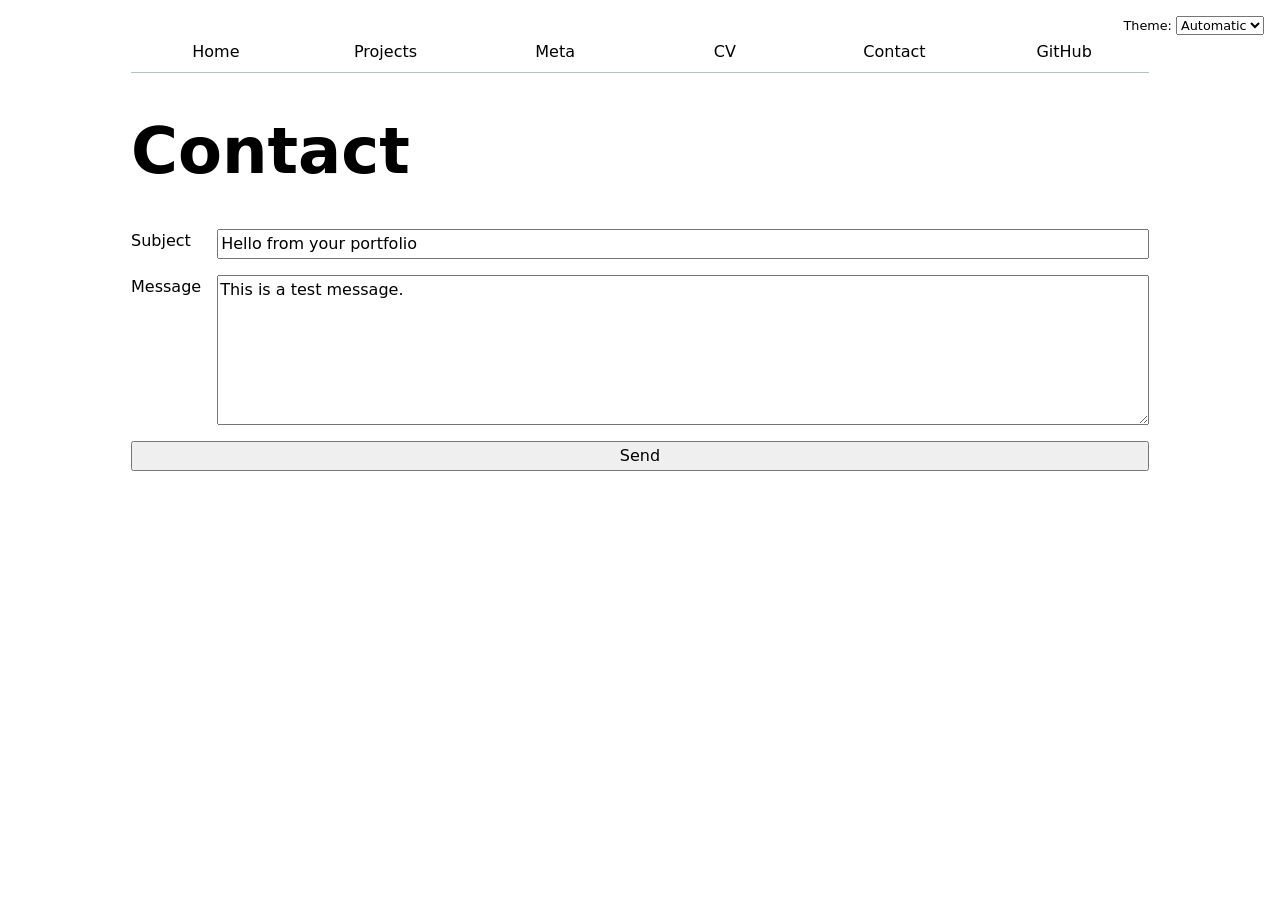
<file: contact/index.html>
<!DOCTYPE html>
<html lang="en">
  <head>
    <meta charset="UTF-8">
    <meta name="viewport" content="width=device-width, initial-scale=1.0">
    <title>Contact | Ryan Kasem</title>
    <link rel="stylesheet" href="../style.css">
    <script type="module" src="../global.js"></script>
  </head>
  <body>
    <h1>Contact</h1>
    <form action="mailto:ryankasem23@gmail.com">
      <label>Subject
        <input name="subject" value="Hello from your portfolio">
      </label>
      <label>Message
        <textarea name="body" rows="6">This is a test message.</textarea>
      </label>
      <button>Send</button>
    </form>
  </body>
</html>
</file>
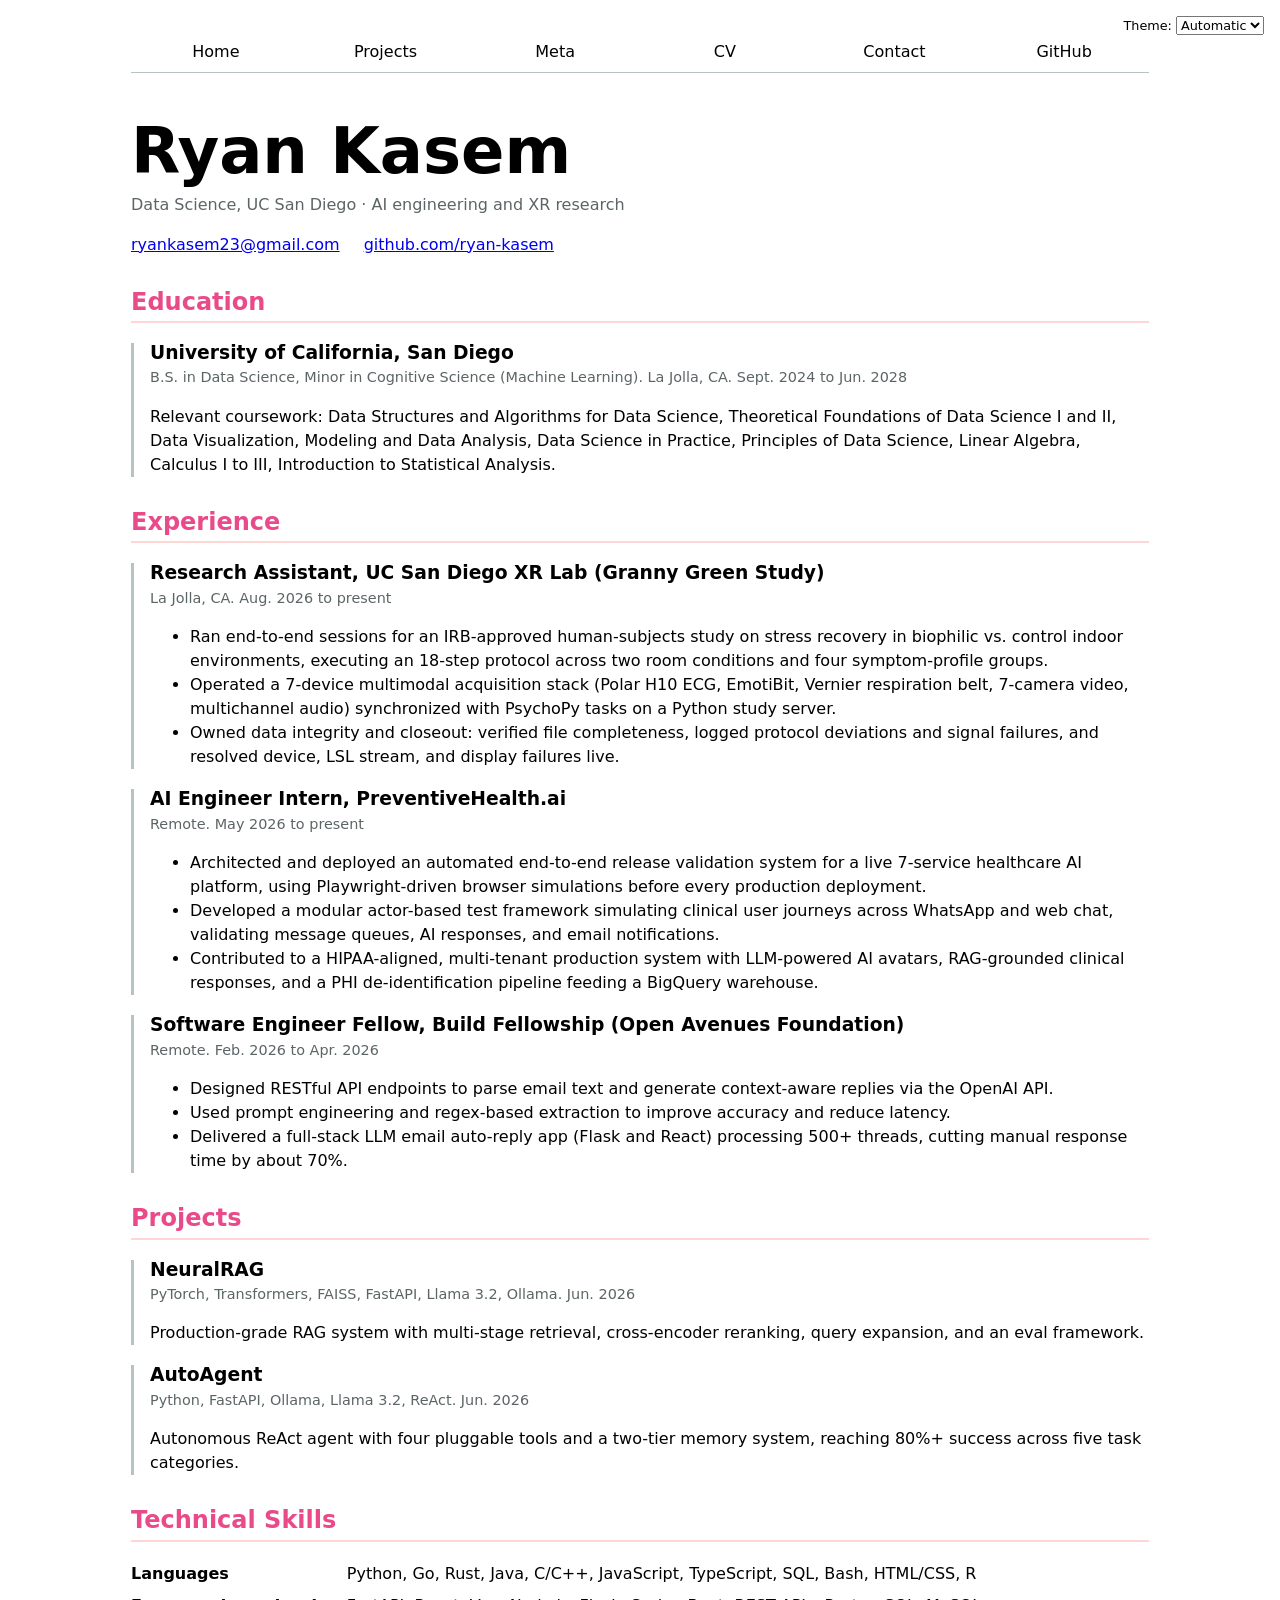
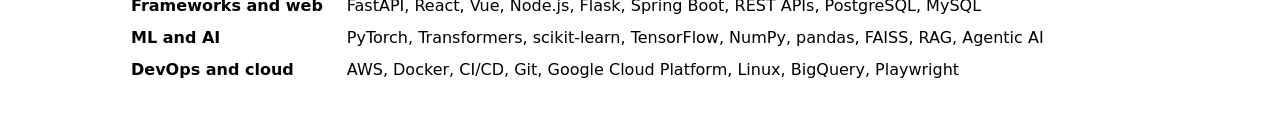
<file: cv/index.html>
<!DOCTYPE html>
<html lang="en">
  <head>
    <meta charset="UTF-8">
    <meta name="viewport" content="width=device-width, initial-scale=1.0">
    <title>CV | Ryan Kasem</title>
    <link rel="stylesheet" href="../style.css">
    <script type="module" src="../global.js"></script>
  </head>
  <body class="cv">
    <h1>Ryan Kasem</h1>
    <p class="tagline">Data Science, UC San Diego · AI engineering and XR research</p>
    <ul class="contact-links">
      <li><a href="mailto:ryankasem23@gmail.com">ryankasem23@gmail.com</a></li>
      <li><a href="https://github.com/ryan-kasem" target="_blank">github.com/ryan-kasem</a></li>
    </ul>
    <section>
      <h2>Education</h2>
      <article>
        <h3>University of California, San Diego</h3>
        <p class="meta">B.S. in Data Science, Minor in Cognitive Science (Machine Learning). La Jolla, CA. <time datetime="2024-09">Sept. 2024</time> to <time datetime="2028-06">Jun. 2028</time></p>
        <p>Relevant coursework: Data Structures and Algorithms for Data Science, Theoretical Foundations of Data Science I and II, Data Visualization, Modeling and Data Analysis, Data Science in Practice, Principles of Data Science, Linear Algebra, Calculus I to III, Introduction to Statistical Analysis.</p>
      </article>
    </section>
    <section>
      <h2>Experience</h2>
      <article>
        <h3>Research Assistant, UC San Diego XR Lab (Granny Green Study)</h3>
        <p class="meta">La Jolla, CA. <time datetime="2026-08">Aug. 2026</time> to present</p>
        <ul>
          <li>Ran end-to-end sessions for an IRB-approved human-subjects study on stress recovery in biophilic vs. control indoor environments, executing an 18-step protocol across two room conditions and four symptom-profile groups.</li>
          <li>Operated a 7-device multimodal acquisition stack (Polar H10 ECG, EmotiBit, Vernier respiration belt, 7-camera video, multichannel audio) synchronized with PsychoPy tasks on a Python study server.</li>
          <li>Owned data integrity and closeout: verified file completeness, logged protocol deviations and signal failures, and resolved device, LSL stream, and display failures live.</li>
        </ul>
      </article>
      <article>
        <h3>AI Engineer Intern, PreventiveHealth.ai</h3>
        <p class="meta">Remote. <time datetime="2026-05">May 2026</time> to present</p>
        <ul>
          <li>Architected and deployed an automated end-to-end release validation system for a live 7-service healthcare AI platform, using Playwright-driven browser simulations before every production deployment.</li>
          <li>Developed a modular actor-based test framework simulating clinical user journeys across WhatsApp and web chat, validating message queues, AI responses, and email notifications.</li>
          <li>Contributed to a HIPAA-aligned, multi-tenant production system with LLM-powered AI avatars, RAG-grounded clinical responses, and a PHI de-identification pipeline feeding a BigQuery warehouse.</li>
        </ul>
      </article>
      <article>
        <h3>Software Engineer Fellow, Build Fellowship (Open Avenues Foundation)</h3>
        <p class="meta">Remote. <time datetime="2026-02">Feb. 2026</time> to <time datetime="2026-04">Apr. 2026</time></p>
        <ul>
          <li>Designed RESTful API endpoints to parse email text and generate context-aware replies via the OpenAI API.</li>
          <li>Used prompt engineering and regex-based extraction to improve accuracy and reduce latency.</li>
          <li>Delivered a full-stack LLM email auto-reply app (Flask and React) processing 500+ threads, cutting manual response time by about 70%.</li>
        </ul>
      </article>
    </section>
    <section>
      <h2>Projects</h2>
      <article>
        <h3>NeuralRAG</h3>
        <p class="meta">PyTorch, Transformers, FAISS, FastAPI, Llama 3.2, Ollama. <time datetime="2026-06">Jun. 2026</time></p>
        <p>Production-grade RAG system with multi-stage retrieval, cross-encoder reranking, query expansion, and an eval framework.</p>
      </article>
      <article>
        <h3>AutoAgent</h3>
        <p class="meta">Python, FastAPI, Ollama, Llama 3.2, ReAct. <time datetime="2026-06">Jun. 2026</time></p>
        <p>Autonomous ReAct agent with four pluggable tools and a two-tier memory system, reaching 80%+ success across five task categories.</p>
      </article>
    </section>
    <section>
      <h2>Technical Skills</h2>
      <dl class="skills">
        <dt>Languages</dt><dd>Python, Go, Rust, Java, C/C++, JavaScript, TypeScript, SQL, Bash, HTML/CSS, R</dd>
        <dt>Frameworks and web</dt><dd>FastAPI, React, Vue, Node.js, Flask, Spring Boot, REST APIs, PostgreSQL, MySQL</dd>
        <dt>ML and AI</dt><dd>PyTorch, Transformers, scikit-learn, TensorFlow, NumPy, pandas, FAISS, RAG, Agentic AI</dd>
        <dt>DevOps and cloud</dt><dd>AWS, Docker, CI/CD, Git, Google Cloud Platform, Linux, BigQuery, Playwright</dd>
      </dl>
    </section>
  </body>
</html>
</file>
<file: style.css>
/* Step 2.4: accent color available to the whole document */
html {
  color-scheme: light dark;
  --color-accent: oklch(65% 50% 0);
  --color-border: oklch(50% 10% 200 / 40%);
  accent-color: var(--color-accent);
}

/* Step 1: limit width, center, keep breathing room on small screens */
body {
  font: 100%/1.5 system-ui;
  max-width: 100ch;
  margin-inline: max(1em, (100% - 100ch) / 2);
}

img {
  max-width: 100%;
  height: auto;
}

/* Step 4.4: heading defaults and stronger hierarchy */
h1, h2, h3, h4, h5, h6 {
  line-height: 1.1;
  text-wrap: balance;
}

h1 {
  font-size: 400%;
}

/* Step 2: navigation bar */
nav {
  --border-color: oklch(50% 10% 200 / 40%);
  display: flex;
  margin-block: 2rem 1em; /* leave room for the theme switcher */
  border-bottom: 1px solid var(--border-color);

  ul, li {
    display: contents;
  }

  a {
    flex: 1;
    text-decoration: none;
    color: inherit;
    text-align: center;
    padding: 0.5em;

    &.current {
      border-bottom: 0.4em solid var(--border-color);
      padding-bottom: 0.1em;
    }

    &:hover {
      border-bottom: 0.4em solid var(--color-accent);
      padding-bottom: 0.1em;
      background-color: color-mix(in oklch, var(--color-accent), canvas 85%);
    }
  }
}

/* Lab 3 Step 4.3: theme switcher in the top right corner */
.color-scheme {
  position: absolute;
  top: 1rem;
  right: 1rem;
  font-size: 80%;

  select {
    font: inherit;
  }
}

/* Step 3: contact form grid with subgrid labels */
form {
  display: grid;
  grid-template-columns: auto 1fr;
  gap: 1em;

  input, textarea, button {
    font: inherit;
  }

  label {
    display: grid;
    grid-template-columns: subgrid;
    grid-column: 1 / -1;
  }

  button {
    grid-column: 1 / -1;
  }
}

/* Step 4: responsive projects grid, rows aligned with subgrid */
.projects {
  display: grid;
  grid-template-columns: repeat(auto-fill, minmax(15em, 1fr));
  gap: 1em;

  article {
    display: grid;
    grid-template-rows: subgrid;
    grid-row: span 3;
  }

  h2 {
    margin: 0;
  }
}

/* Step 5: CV */
.cv {
  h1 {
    margin-block-end: 0.1em;
  }

  .tagline {
    margin-block-start: 0;
    color: oklch(50% 3% 200);
  }

  .contact-links {
    display: flex;
    flex-wrap: wrap;
    gap: 0.5em 1.5em;
    padding: 0;
    list-style: none;
  }

  section {
    margin-block: 2em;

    > h2 {
      font-size: 150%;
      color: var(--color-accent);
      padding-bottom: 0.25em;
      border-bottom: 2px solid color-mix(in oklch, var(--color-accent), canvas 75%);
    }
  }

  article {
    margin-block: 1.25em;
    padding-inline-start: 1em;
    border-inline-start: 3px solid var(--color-border);

    &:hover {
      border-inline-start-color: var(--color-accent);
    }

    h3 {
      margin-block: 0 0.2em;
    }

    .meta {
      margin-block: 0;
      font-size: 90%;
      color: oklch(50% 3% 200);
    }
  }

  .skills {
    display: grid;
    grid-template-columns: max-content 1fr;
    gap: 0.5em 1.5em;

    dt {
      font-weight: 600;
    }

    dd {
      margin: 0;
    }
  }
}

@media (max-width: 40em) {
  h1 {
    font-size: 250%;
  }

  .cv .skills {
    grid-template-columns: 1fr;
    gap: 0.1em;

    dd {
      margin-block-end: 0.75em;
    }
  }
}

/* Lab 4 Step 1.4: year line under each project description */
.projects .project-year {
  margin-block: 0.5em 0;
  font-family: Baskerville, 'Palatino Linotype', serif;
  font-variant-numeric: oldstyle-nums;
  color: oklch(50% 3% 200);
}

.projects .project-text {
  display: flex;
  flex-direction: column;
  justify-content: space-between;

  p {
    margin-block-start: 0;
  }
}

/* Lab 4 Step 3: GitHub profile stats as a four-column grid */
#profile-stats {
  dl {
    display: grid;
    grid-template-columns: repeat(4, 1fr);
    gap: 0.25em 1em;
    margin: 0;
    padding: 1em;
    border: 1px solid var(--color-border);
    border-radius: 0.5em;
    text-align: center;
  }

  dt {
    grid-row: 1;
    font-size: 80%;
    text-transform: uppercase;
    letter-spacing: 0.05em;
    color: oklch(50% 3% 200);
  }

  dd {
    grid-row: 2;
    margin: 0;
    font-size: 250%;
    line-height: 1;
  }
}

@media (max-width: 40em) {
  #profile-stats dl {
    grid-template-columns: repeat(2, 1fr);
    gap: 1em;
  }

  #profile-stats dt {
    grid-row: auto;
  }

  #profile-stats dd {
    grid-row: auto;
    font-size: 180%;
  }
}

/* Lab 5 Step 2.3: pie chart and legend side by side */
.container {
  display: flex;
  align-items: center;
  gap: 2em;
  margin-block: 2em;
}

/* Lab 5 Step 1.1: pie chart */
#projects-pie-plot {
  max-width: 20em;
  flex: 0 1 20em;
  overflow: visible;

  path {
    transition: 300ms;
    cursor: pointer;
    outline: none;

    &:focus-visible {
      stroke: CanvasText;
      stroke-width: 1;
    }
  }

  /* Step 5.1: fade the other wedges while one is hovered */
  &:has(path:hover) {
    path:not(:hover) {
      opacity: 0.5;
    }
  }
}

/* Lab 5 Step 2.2: legend */
.legend {
  flex: 1;
  display: grid;
  grid-template-columns: repeat(auto-fill, minmax(9em, 1fr));
  gap: 1em;
  margin: 0;
  padding: 1em;
  border: 1px solid var(--color-border);
  border-radius: 0.5em;
  list-style: none;
}

.legend-item {
  display: flex;
  align-items: center;
  gap: 0.5em;
  cursor: pointer;

  .swatch {
    display: inline-block;
    width: 1em;
    aspect-ratio: 1 / 1;
    border-radius: 50%;
    background: var(--color);
  }

  em {
    color: oklch(50% 3% 200);
  }
}

/* Lab 5 Step 5.2: selected wedge and its legend entry */
.selected {
  --color: oklch(60% 45% 0) !important;

  &:is(path) {
    fill: var(--color);
  }
}

/* Lab 5 Step 4.1: search field */
.searchBar {
  display: block;
  width: 100%;
  box-sizing: border-box;
  margin-block-end: 2em;
  padding: 0.5em 0.75em;
  font: inherit;
  border: 1px solid var(--color-border);
  border-radius: 0.5em;
}

@media (max-width: 40em) {
  .container {
    flex-direction: column;
    align-items: stretch;
  }

  #projects-pie-plot {
    align-self: center;
    width: 100%;
    flex-basis: auto;
  }
}

/* Lab 6 Step 1.3: summary stats */
dl.stats {
  display: grid;
  grid-auto-flow: column;
  grid-auto-columns: 1fr;
  gap: 0.25em 1em;
  margin-block: 1em;
  padding: 1em;
  border: 1px solid var(--color-border);
  border-radius: 0.5em;

  &:empty {
    display: none;
  }

  dt {
    grid-row: 1;
    font-size: 75%;
    text-transform: uppercase;
    letter-spacing: 0.05em;
    color: oklch(50% 3% 200);
  }

  dd {
    grid-row: 2;
    margin: 0;
    font-size: 150%;
    line-height: 1.2;
  }
}

@media (max-width: 40em) {
  dl.stats {
    grid-auto-flow: row;
    grid-template-columns: 1fr 1fr;

    dt, dd {
      grid-row: auto;
    }

    dd {
      margin-block-end: 0.5em;
    }
  }
}

/* Lab 6 Step 2.3: faint gridlines */
.gridlines {
  line {
    stroke: currentColor;
    stroke-opacity: 0.12;
  }

  .domain {
    display: none;
  }
}

/* Lab 6 Step 3: tooltip */
dl.info {
  display: grid;
  grid-template-columns: auto 1fr;
  gap: 0.25em 1em;
  margin: 0;
  transition-duration: 500ms;
  transition-property: opacity, visibility;

  dt {
    color: oklch(50% 3% 200);
    font-size: 85%;
  }

  dd {
    margin: 0;
    font-weight: 500;
  }
}

dl.info[hidden]:not(:hover, :focus-within) {
  opacity: 0;
  visibility: hidden;
}

.tooltip {
  position: fixed;
  top: 1em;
  left: 1em;
  z-index: 10;
  translate: 1em 1em;
  padding: 0.75em 1em;
  background-color: color-mix(in oklch, canvas, transparent 15%);
  backdrop-filter: blur(6px);
  border: 1px solid var(--color-border);
  border-radius: 0.5em;
  box-shadow: 0 4px 12px oklch(0% 0 0 / 15%);
}

#chart circle {
  /* Lab 8 Step 1.4: radius grows at a constant speed, so big circles take longer */
  transition: all 200ms, r calc(var(--r) * 20ms);
  transform-origin: center;
  transform-box: fill-box;

  /* Lab 8 Step 1.4: new circles grow in from nothing */
  @starting-style {
    r: 0;
  }

  &:hover {
    transform: scale(1.5);
  }
}

/* Lab 6 Step 5: brush selection */
@keyframes marching-ants {
  to {
    stroke-dashoffset: -8;
  }
}

#chart .selection {
  fill-opacity: 0.1;
  stroke: currentColor;
  stroke-opacity: 0.7;
  stroke-dasharray: 5 3;
  animation: marching-ants 2s linear infinite;
}

#chart circle.selected {
  fill: #ff6b6b;
}

#selection-count {
  font-weight: 500;
}

/* Lab 8 Step 1.1: time slider, pinned to the top while scrolling */
#time-filter {
  position: sticky;
  top: 0;
  z-index: 5;
  padding-block: 0.5em;
  background-color: canvas;
  border-bottom: 1px solid var(--color-border);

  label {
    display: flex;
    flex: 1;
    align-items: baseline;
    gap: 1em;
  }

  input {
    flex: 1;
  }

  time {
    margin-left: auto;
    min-width: 14em;
    text-align: right;
    font-variant-numeric: tabular-nums;
  }
}

/* Lab 8 Step 3.1: story on the left, sticky chart on the right */
#scrolly-1,
#scrolly-2 {
  --scrolly-width: min(100vw - 2rem, 150ch);
  position: relative;
  display: flex;
  gap: 1rem;
  /* break out of the 100ch body so the chart gets more room */
  width: var(--scrolly-width);
  margin-inline: calc((100% - var(--scrolly-width)) / 2);

  > * {
    flex: 1;
  }
}

#scatter-story,
#files-story {
  position: relative;
}

#scatter-plot,
#files-plot {
  position: sticky;
  top: 3.5em; /* clears the sticky slider */
  left: 0;
  bottom: auto;
  height: 50vh;
}

#scrolly-1 > #scatter-plot {
  flex: 1.6;
}

#chart .tick text {
  font-size: 16px;
}

@media (max-width: 40em) {
  #scrolly-1,
  #scrolly-2 {
    flex-direction: column;
  }

  #scatter-plot,
  #files-plot {
    order: -1;
    z-index: 1;
    background-color: canvas;
  }
}

#files-plot {
  height: calc(100vh - 4.5em);
  overflow: hidden;
}

/* Lab 8 Step 3.2: give each commit a screenful so steps trigger one at a time */
.step {
  padding-block: 1em 60vh;
  opacity: 0.4;
  transition: opacity 300ms;

  &:first-child {
    padding-top: 20vh;
  }

  &.is-active {
    opacity: 1;
  }

  p {
    margin: 0;
    padding: 1em;
    border-left: 3px solid var(--color-accent);
    background-color: color-mix(in oklch, var(--color-accent), canvas 92%);
    border-radius: 0 0.5em 0.5em 0;
  }
}

/* Lab 8 Step 2: unit visualization of files */
#files {
  display: grid;
  grid-template-columns: max-content 1fr;
  column-gap: 1em;
  margin: 0;

  > div {
    grid-column: 1 / -1;
    display: grid;
    grid-template-columns: subgrid;
    padding-block: 0.25em;
  }

  dt {
    grid-column: 1;

    small {
      display: block;
      font-size: 75%;
      opacity: 0.6;
    }
  }

  dd {
    grid-column: 2;
    display: flex;
    flex-wrap: wrap;
    align-items: start;
    align-content: start;
    gap: 0.15em;
    padding-top: 0.6em;
    margin-left: 0;
  }
}

.loc {
  display: flex;
  width: 0.5em;
  aspect-ratio: 1;
  background: var(--color);
  border-radius: 50%;
}

#type-legend {
  display: flex;
  gap: 1.5em;
  padding: 0;
  list-style: none;

  li {
    display: flex;
    align-items: center;
    gap: 0.4em;
  }

  .swatch {
    width: 0.8em;
    aspect-ratio: 1;
    border-radius: 50%;
    background: var(--color);
  }
}
</file>
